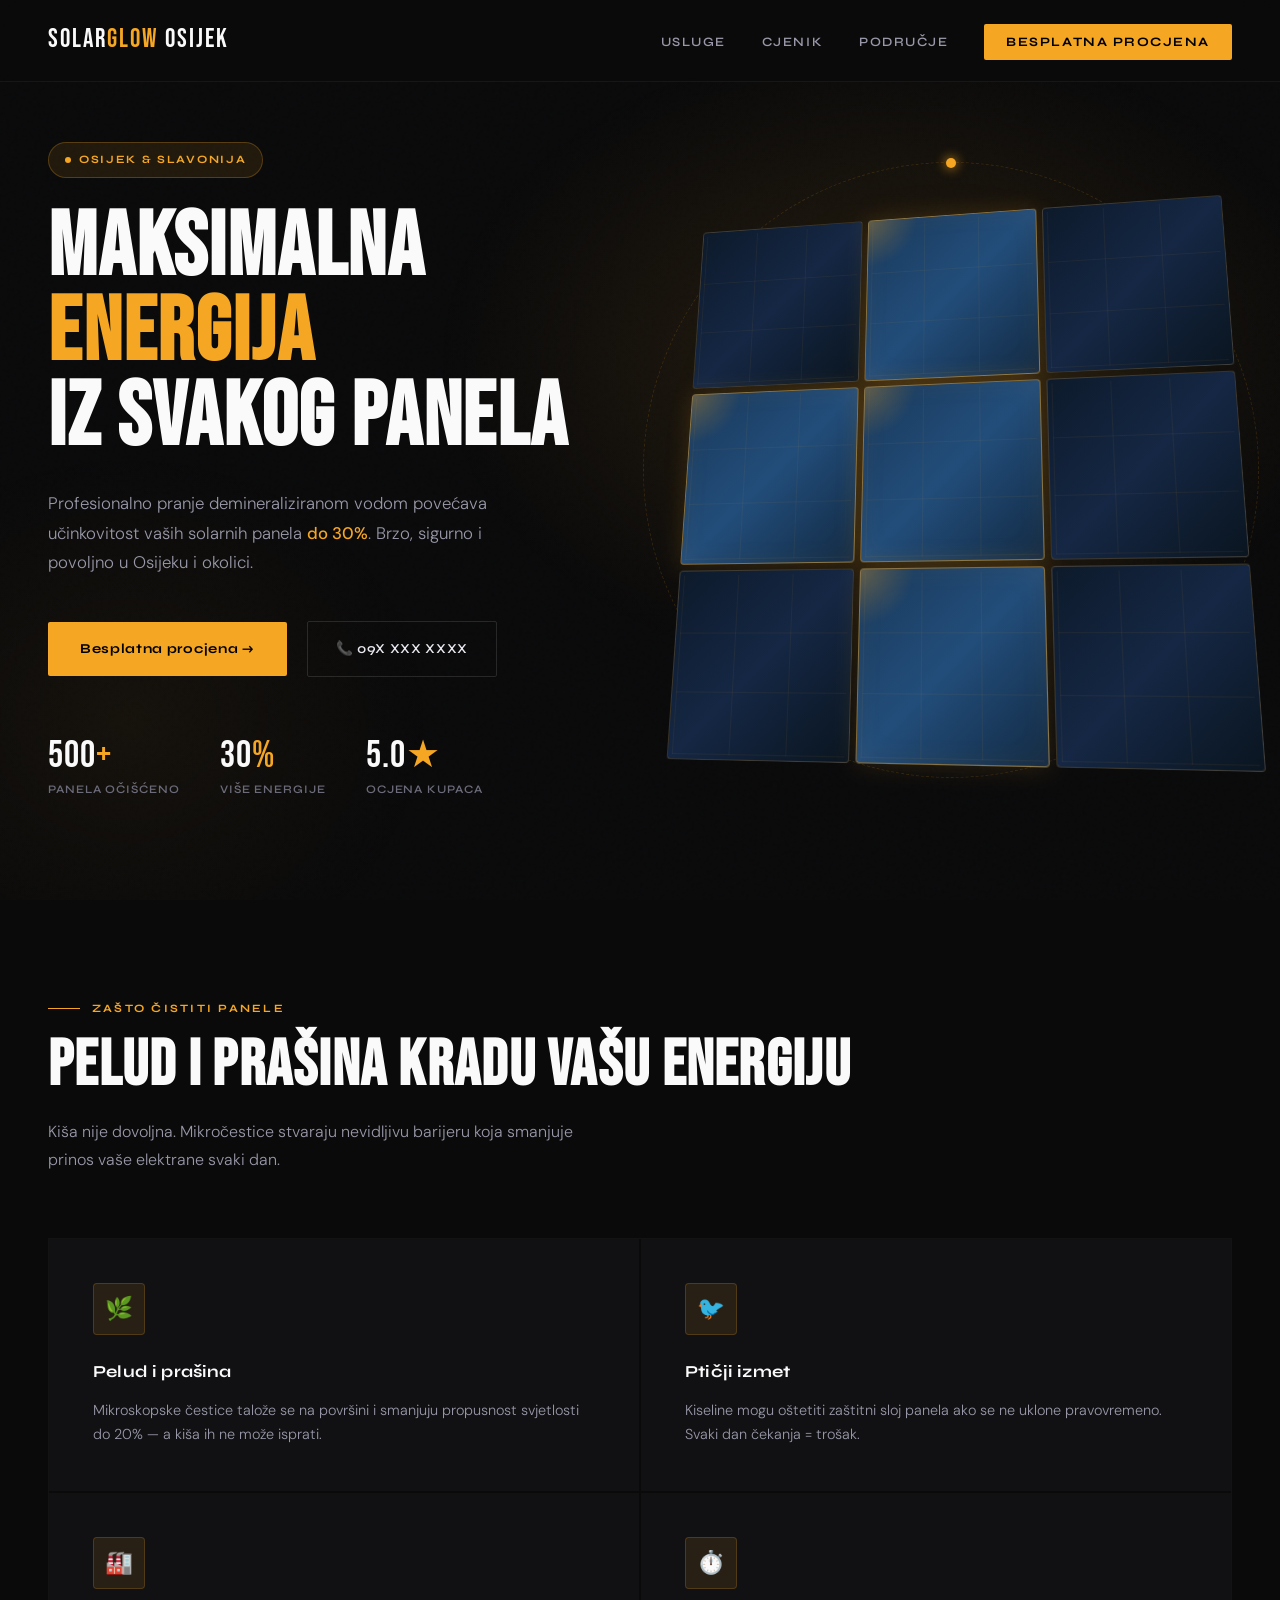
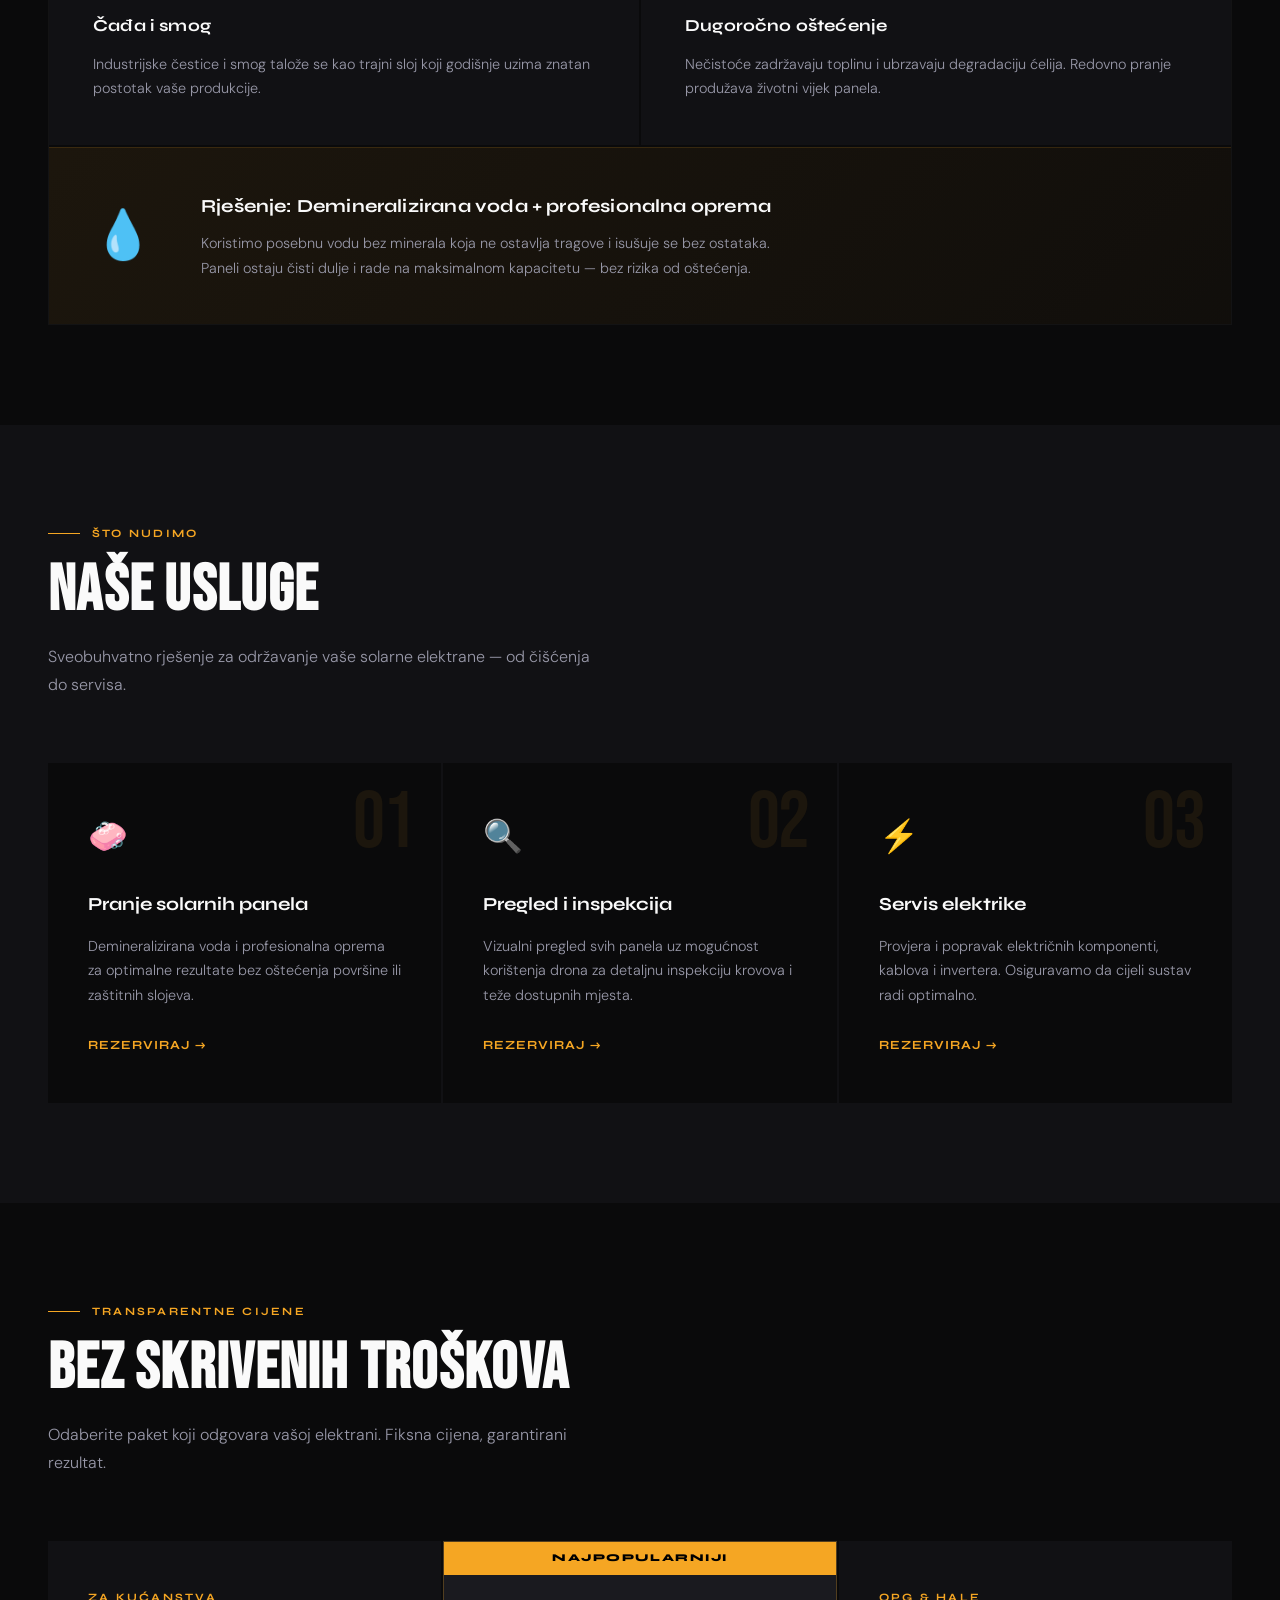
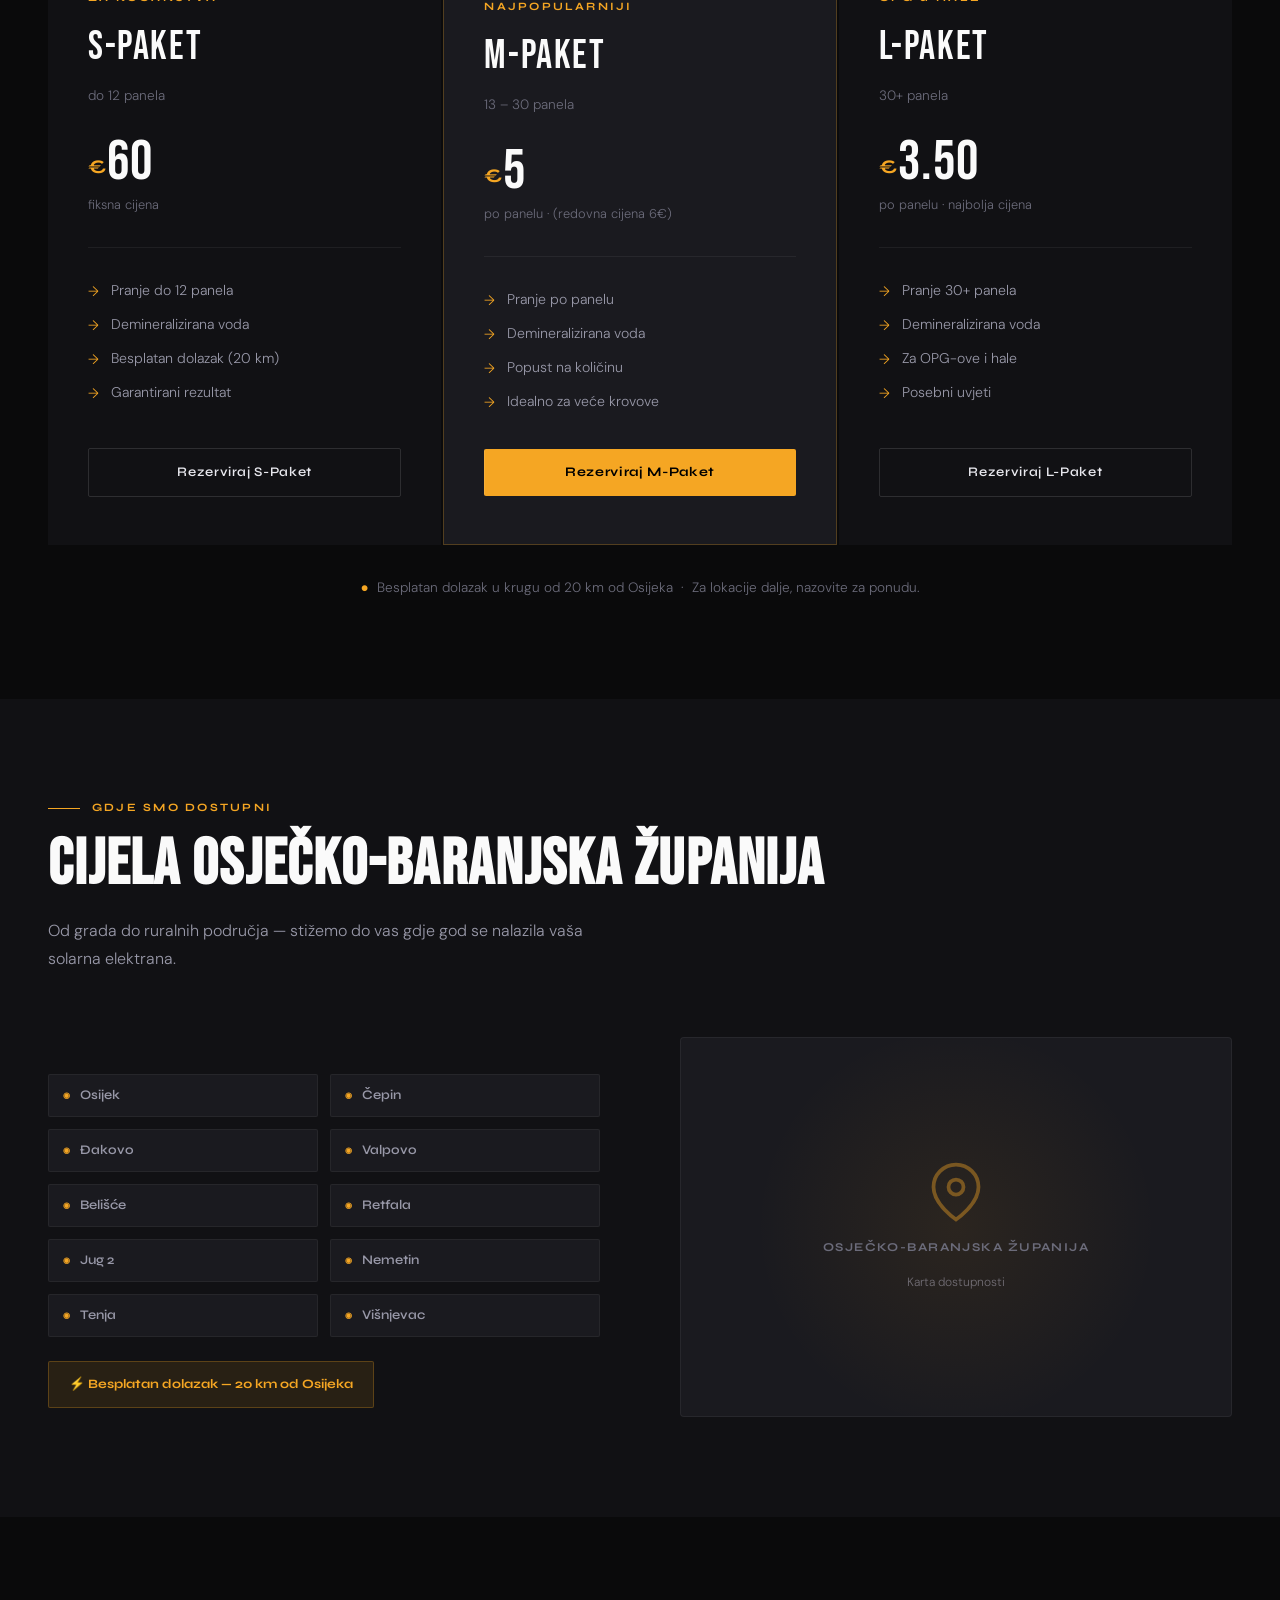
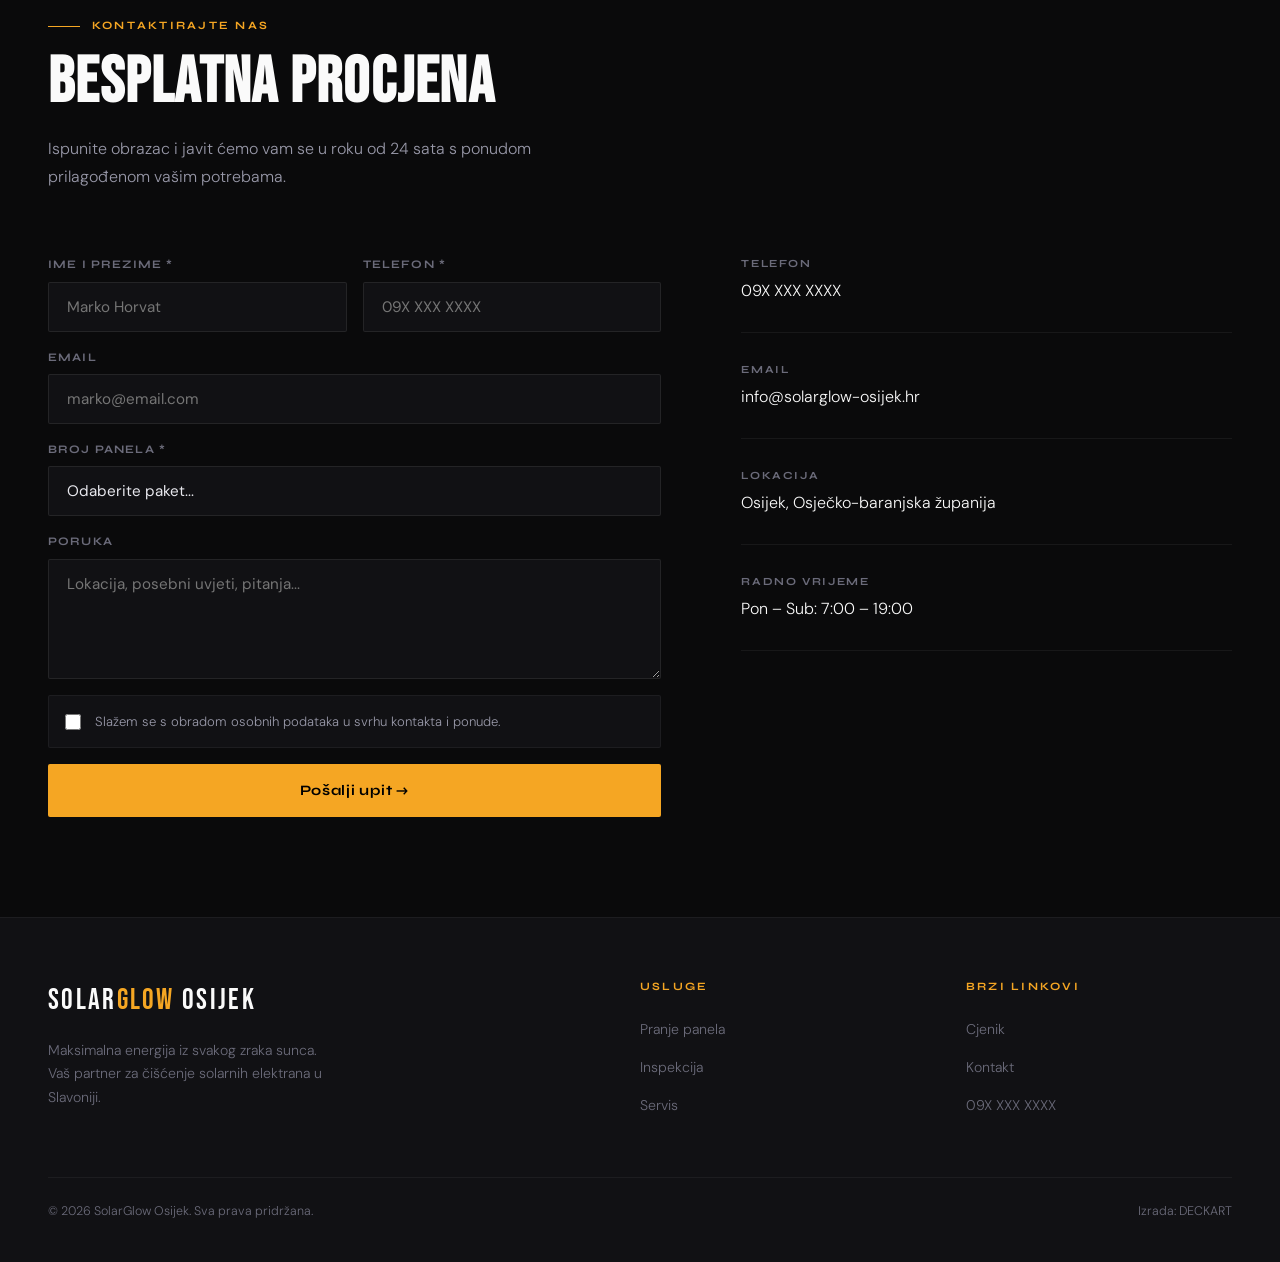
<file: solarglow-redesign.html>
<!DOCTYPE html>
<html lang="hr">
<head>
<meta charset="UTF-8">
<meta name="viewport" content="width=device-width, initial-scale=1.0">
<title>SolarGlow Osijek | Profesionalno pranje solarnih panela</title>
<link rel="preconnect" href="https://fonts.googleapis.com">
<link href="https://fonts.googleapis.com/css2?family=Bebas+Neue&family=Syne:wght@400;600;700;800&family=DM+Sans:ital,wght@0,300;0,400;0,500;1,300&display=swap" rel="stylesheet">
<style>
  :root {
    --sun: #F5A623;
    --sun-bright: #FFD166;
    --sun-dim: #C47D0E;
    --dark: #0A0A0B;
    --dark-2: #111114;
    --dark-3: #1A1A1F;
    --dark-4: #242429;
    --muted: #6B6B7A;
    --text: #E8E8EE;
    --text-dim: #9898A8;
    --white: #FAFAFA;
  }

  *, *::before, *::after { box-sizing: border-box; margin: 0; padding: 0; }

  html { scroll-behavior: smooth; }

  body {
    background: var(--dark);
    color: var(--text);
    font-family: 'DM Sans', sans-serif;
    font-weight: 300;
    line-height: 1.6;
    overflow-x: hidden;
  }

  /* ── NOISE OVERLAY ── */
  body::before {
    content: '';
    position: fixed;
    inset: 0;
    background-image: url("data:image/svg+xml,%3Csvg viewBox='0 0 256 256' xmlns='http://www.w3.org/2000/svg'%3E%3Cfilter id='noise'%3E%3CfeTurbulence type='fractalNoise' baseFrequency='0.9' numOctaves='4' stitchTiles='stitch'/%3E%3C/filter%3E%3Crect width='100%25' height='100%25' filter='url(%23noise)' opacity='0.04'/%3E%3C/svg%3E");
    pointer-events: none;
    z-index: 0;
    opacity: 0.4;
  }

  /* ── NAV ── */
  nav {
    position: fixed;
    top: 0; left: 0; right: 0;
    z-index: 100;
    display: flex;
    align-items: center;
    justify-content: space-between;
    padding: 20px 48px;
    backdrop-filter: blur(20px);
    -webkit-backdrop-filter: blur(20px);
    background: rgba(10,10,11,0.7);
    border-bottom: 1px solid rgba(245,166,35,0.08);
    transition: padding 0.3s;
  }

  .nav-logo {
    font-family: 'Bebas Neue', sans-serif;
    font-size: 1.6rem;
    letter-spacing: 0.08em;
    color: var(--white);
    text-decoration: none;
  }

  .nav-logo span { color: var(--sun); }

  .nav-links {
    display: flex;
    align-items: center;
    gap: 36px;
    list-style: none;
  }

  .nav-links a {
    font-family: 'Syne', sans-serif;
    font-size: 0.8rem;
    font-weight: 600;
    letter-spacing: 0.12em;
    text-transform: uppercase;
    color: var(--text-dim);
    text-decoration: none;
    transition: color 0.2s;
  }

  .nav-links a:hover { color: var(--sun); }

  .nav-cta {
    background: var(--sun);
    color: var(--dark) !important;
    padding: 10px 22px;
    border-radius: 2px;
    font-weight: 700 !important;
    color: #000 !important;
    transition: background 0.2s, transform 0.2s !important;
  }

  .nav-cta:hover { background: var(--sun-bright) !important; transform: translateY(-1px); }

  /* ── HERO ── */
  .hero {
    min-height: 100vh;
    display: grid;
    grid-template-columns: 1fr 1fr;
    align-items: center;
    padding: 120px 48px 80px;
    position: relative;
    overflow: hidden;
    gap: 60px;
  }

  .hero-bg {
    position: absolute;
    inset: 0;
    background:
      radial-gradient(ellipse 60% 60% at 70% 40%, rgba(245,166,35,0.12) 0%, transparent 60%),
      radial-gradient(ellipse 40% 50% at 10% 80%, rgba(245,166,35,0.05) 0%, transparent 60%);
  }

  .hero-badge {
    display: inline-flex;
    align-items: center;
    gap: 8px;
    background: rgba(245,166,35,0.1);
    border: 1px solid rgba(245,166,35,0.25);
    color: var(--sun);
    font-family: 'Syne', sans-serif;
    font-size: 0.7rem;
    font-weight: 700;
    letter-spacing: 0.15em;
    text-transform: uppercase;
    padding: 8px 16px;
    border-radius: 100px;
    margin-bottom: 28px;
  }

  .hero-badge::before {
    content: '';
    width: 6px; height: 6px;
    background: var(--sun);
    border-radius: 50%;
    animation: pulse 2s infinite;
  }

  @keyframes pulse {
    0%, 100% { opacity: 1; transform: scale(1); }
    50% { opacity: 0.5; transform: scale(1.3); }
  }

  .hero-content { position: relative; z-index: 1; }

  .hero-title {
    font-family: 'Bebas Neue', sans-serif;
    font-size: clamp(4rem, 7vw, 7rem);
    line-height: 0.95;
    letter-spacing: 0.02em;
    color: var(--white);
    margin-bottom: 28px;
  }

  .hero-title .accent { color: var(--sun); }

  .hero-sub {
    font-size: 1.05rem;
    color: var(--text-dim);
    max-width: 440px;
    margin-bottom: 44px;
    line-height: 1.75;
  }

  .hero-sub strong { color: var(--sun); font-weight: 500; }

  .hero-actions {
    display: flex;
    align-items: center;
    gap: 20px;
    flex-wrap: wrap;
    margin-bottom: 60px;
  }

  .btn-primary {
    display: inline-flex;
    align-items: center;
    gap: 10px;
    background: var(--sun);
    color: #000;
    font-family: 'Syne', sans-serif;
    font-size: 0.85rem;
    font-weight: 700;
    letter-spacing: 0.05em;
    text-decoration: none;
    padding: 16px 32px;
    border-radius: 2px;
    transition: all 0.25s;
    position: relative;
    overflow: hidden;
  }

  .btn-primary::after {
    content: '';
    position: absolute;
    inset: 0;
    background: rgba(255,255,255,0.15);
    transform: translateX(-100%);
    transition: transform 0.3s;
  }

  .btn-primary:hover::after { transform: translateX(0); }
  .btn-primary:hover { transform: translateY(-2px); box-shadow: 0 12px 32px rgba(245,166,35,0.35); }

  .btn-ghost {
    display: inline-flex;
    align-items: center;
    gap: 10px;
    background: transparent;
    color: var(--text);
    font-family: 'Syne', sans-serif;
    font-size: 0.85rem;
    font-weight: 600;
    letter-spacing: 0.05em;
    text-decoration: none;
    padding: 16px 28px;
    border: 1px solid rgba(255,255,255,0.12);
    border-radius: 2px;
    transition: all 0.25s;
  }

  .btn-ghost:hover { border-color: var(--sun); color: var(--sun); }

  .hero-stats {
    display: flex;
    gap: 40px;
  }

  .stat {
    display: flex;
    flex-direction: column;
  }

  .stat-num {
    font-family: 'Bebas Neue', sans-serif;
    font-size: 2.4rem;
    color: var(--white);
    letter-spacing: 0.03em;
    line-height: 1;
  }

  .stat-num span { color: var(--sun); }

  .stat-label {
    font-size: 0.72rem;
    color: var(--muted);
    letter-spacing: 0.08em;
    text-transform: uppercase;
    font-family: 'Syne', sans-serif;
    font-weight: 600;
    margin-top: 4px;
  }

  /* ── HERO VISUAL ── */
  .hero-visual {
    position: relative;
    z-index: 1;
    display: flex;
    align-items: center;
    justify-content: center;
  }

  .solar-illustration {
    width: 100%;
    max-width: 560px;
    aspect-ratio: 1;
    position: relative;
  }

  .solar-grid {
    display: grid;
    grid-template-columns: repeat(3, 1fr);
    grid-template-rows: repeat(3, 1fr);
    gap: 6px;
    width: 100%;
    height: 100%;
    transform: perspective(800px) rotateX(12deg) rotateY(-8deg);
    transform-style: preserve-3d;
    animation: float 6s ease-in-out infinite;
  }

  @keyframes float {
    0%, 100% { transform: perspective(800px) rotateX(12deg) rotateY(-8deg) translateY(0); }
    50% { transform: perspective(800px) rotateX(12deg) rotateY(-8deg) translateY(-12px); }
  }

  .solar-panel {
    background: linear-gradient(135deg, #0d1a2b 0%, #152744 50%, #0a1520 100%);
    border: 1px solid rgba(245,166,35,0.2);
    border-radius: 4px;
    position: relative;
    overflow: hidden;
  }

  .solar-panel::before {
    content: '';
    position: absolute;
    inset: 4px;
    background:
      repeating-linear-gradient(0deg, rgba(245,166,35,0.06) 0, rgba(245,166,35,0.06) 1px, transparent 1px, transparent 33.33%),
      repeating-linear-gradient(90deg, rgba(245,166,35,0.06) 0, rgba(245,166,35,0.06) 1px, transparent 1px, transparent 33.33%);
  }

  .solar-panel.bright {
    background: linear-gradient(135deg, #1a3a5c 0%, #224d7a 50%, #132b45 100%);
    border-color: rgba(245,166,35,0.5);
    box-shadow: 0 0 24px rgba(245,166,35,0.15), inset 0 0 30px rgba(245,166,35,0.05);
  }

  .solar-panel.bright::after {
    content: '';
    position: absolute;
    top: -30%; left: -30%;
    width: 60%; height: 60%;
    background: radial-gradient(circle, rgba(245,166,35,0.3) 0%, transparent 70%);
    animation: shimmer 3s ease-in-out infinite;
  }

  @keyframes shimmer {
    0%, 100% { opacity: 0.4; transform: translate(0, 0); }
    50% { opacity: 1; transform: translate(20%, 20%); }
  }

  /* glow ring */
  .solar-illustration::before {
    content: '';
    position: absolute;
    inset: -40px;
    background: radial-gradient(circle at center, rgba(245,166,35,0.08) 0%, transparent 65%);
    border-radius: 50%;
    animation: glow-pulse 4s ease-in-out infinite;
  }

  @keyframes glow-pulse {
    0%, 100% { opacity: 0.5; transform: scale(0.95); }
    50% { opacity: 1; transform: scale(1.05); }
  }

  /* orbit dots */
  .orbit {
    position: absolute;
    top: 50%; left: 50%;
    width: 110%; height: 110%;
    transform: translate(-50%, -50%);
    border: 1px dashed rgba(245,166,35,0.15);
    border-radius: 50%;
    animation: spin 20s linear infinite;
  }

  .orbit::before {
    content: '';
    position: absolute;
    top: -5px; left: 50%;
    width: 10px; height: 10px;
    background: var(--sun);
    border-radius: 50%;
    box-shadow: 0 0 12px var(--sun);
    transform: translateX(-50%);
  }

  @keyframes spin { to { transform: translate(-50%, -50%) rotate(360deg); } }

  /* ── DIVIDER ── */
  .divider {
    display: flex;
    align-items: center;
    gap: 24px;
    padding: 0 48px;
    margin: 0 0 80px;
  }

  .divider-line { flex: 1; height: 1px; background: rgba(255,255,255,0.06); }
  .divider-text {
    font-family: 'Syne', sans-serif;
    font-size: 0.7rem;
    font-weight: 700;
    letter-spacing: 0.2em;
    text-transform: uppercase;
    color: var(--muted);
  }

  /* ── SECTION ── */
  section { padding: 100px 48px; position: relative; }

  .section-tag {
    font-family: 'Syne', sans-serif;
    font-size: 0.7rem;
    font-weight: 700;
    letter-spacing: 0.2em;
    text-transform: uppercase;
    color: var(--sun);
    margin-bottom: 16px;
    display: flex;
    align-items: center;
    gap: 12px;
  }

  .section-tag::before {
    content: '';
    width: 32px; height: 1px;
    background: var(--sun);
  }

  .section-title {
    font-family: 'Bebas Neue', sans-serif;
    font-size: clamp(2.8rem, 5vw, 4.5rem);
    color: var(--white);
    letter-spacing: 0.02em;
    line-height: 1;
    margin-bottom: 20px;
  }

  .section-sub {
    color: var(--text-dim);
    max-width: 560px;
    font-size: 1rem;
    line-height: 1.75;
  }

  /* ── WHY SECTION ── */
  .why-grid {
    display: grid;
    grid-template-columns: 1fr 1fr;
    gap: 2px;
    margin-top: 64px;
    border: 1px solid rgba(255,255,255,0.04);
  }

  .why-card {
    background: var(--dark-2);
    padding: 44px;
    position: relative;
    overflow: hidden;
    transition: background 0.3s;
  }

  .why-card:hover { background: var(--dark-3); }

  .why-card::before {
    content: '';
    position: absolute;
    top: 0; left: 0;
    width: 2px; height: 0;
    background: var(--sun);
    transition: height 0.4s;
  }

  .why-card:hover::before { height: 100%; }

  .why-icon {
    width: 52px; height: 52px;
    background: rgba(245,166,35,0.1);
    border: 1px solid rgba(245,166,35,0.2);
    border-radius: 4px;
    display: flex;
    align-items: center;
    justify-content: center;
    font-size: 1.4rem;
    margin-bottom: 24px;
  }

  .why-card h3 {
    font-family: 'Syne', sans-serif;
    font-weight: 700;
    font-size: 1.05rem;
    color: var(--white);
    margin-bottom: 12px;
    letter-spacing: 0.01em;
  }

  .why-card p {
    color: var(--text-dim);
    font-size: 0.9rem;
    line-height: 1.7;
  }

  .why-solution {
    grid-column: 1 / -1;
    background: linear-gradient(135deg, rgba(245,166,35,0.08) 0%, rgba(245,166,35,0.03) 100%);
    border-top: 1px solid rgba(245,166,35,0.15);
    display: flex;
    align-items: center;
    gap: 48px;
  }

  .why-solution-icon {
    font-size: 3rem;
    flex-shrink: 0;
  }

  .why-solution h3 {
    font-family: 'Syne', sans-serif;
    font-weight: 700;
    font-size: 1.15rem;
    color: var(--white);
    margin-bottom: 10px;
  }

  .why-solution p {
    color: var(--text-dim);
    font-size: 0.9rem;
    line-height: 1.7;
    max-width: 600px;
  }

  /* ── SERVICES ── */
  .services-bg { background: var(--dark-2); }

  .services-grid {
    display: grid;
    grid-template-columns: repeat(3, 1fr);
    gap: 2px;
    margin-top: 64px;
  }

  .service-card {
    background: var(--dark);
    padding: 48px 40px;
    display: flex;
    flex-direction: column;
    position: relative;
    overflow: hidden;
    transition: background 0.3s;
  }

  .service-card:hover { background: var(--dark-3); }

  .service-num {
    font-family: 'Bebas Neue', sans-serif;
    font-size: 5rem;
    line-height: 1;
    color: rgba(245,166,35,0.08);
    position: absolute;
    top: 20px; right: 28px;
    letter-spacing: -0.02em;
    transition: color 0.3s;
  }

  .service-card:hover .service-num { color: rgba(245,166,35,0.15); }

  .service-icon {
    font-size: 2rem;
    margin-bottom: 28px;
  }

  .service-card h3 {
    font-family: 'Syne', sans-serif;
    font-weight: 700;
    font-size: 1.15rem;
    color: var(--white);
    margin-bottom: 14px;
  }

  .service-card p {
    color: var(--text-dim);
    font-size: 0.9rem;
    line-height: 1.7;
    flex: 1;
  }

  .service-link {
    display: inline-flex;
    align-items: center;
    gap: 8px;
    color: var(--sun);
    font-family: 'Syne', sans-serif;
    font-size: 0.78rem;
    font-weight: 700;
    letter-spacing: 0.08em;
    text-transform: uppercase;
    text-decoration: none;
    margin-top: 28px;
    transition: gap 0.2s;
  }

  .service-link:hover { gap: 14px; }

  /* ── PRICING ── */
  .pricing-grid {
    display: grid;
    grid-template-columns: repeat(3, 1fr);
    gap: 2px;
    margin-top: 64px;
  }

  .price-card {
    background: var(--dark-2);
    padding: 48px 40px;
    position: relative;
    overflow: hidden;
    display: flex;
    flex-direction: column;
    transition: transform 0.3s;
  }

  .price-card.featured {
    background: var(--dark-3);
    border: 1px solid rgba(245,166,35,0.25);
    transform: translateY(-8px);
  }

  .price-card.featured::before {
    content: 'NAJPOPULARNIJI';
    position: absolute;
    top: 0; left: 0; right: 0;
    background: var(--sun);
    color: #000;
    font-family: 'Syne', sans-serif;
    font-size: 0.65rem;
    font-weight: 800;
    letter-spacing: 0.15em;
    text-align: center;
    padding: 8px;
  }

  .price-card.featured { padding-top: 56px; }

  .price-tier {
    font-family: 'Syne', sans-serif;
    font-size: 0.7rem;
    font-weight: 700;
    letter-spacing: 0.2em;
    text-transform: uppercase;
    color: var(--sun);
    margin-bottom: 8px;
  }

  .price-name {
    font-family: 'Bebas Neue', sans-serif;
    font-size: 2.5rem;
    color: var(--white);
    letter-spacing: 0.04em;
    margin-bottom: 6px;
  }

  .price-range {
    font-size: 0.85rem;
    color: var(--muted);
    margin-bottom: 28px;
  }

  .price-amount {
    margin-bottom: 32px;
    padding-bottom: 32px;
    border-bottom: 1px solid rgba(255,255,255,0.06);
  }

  .price-amount .amount {
    font-family: 'Bebas Neue', sans-serif;
    font-size: 3.5rem;
    color: var(--white);
    letter-spacing: 0.02em;
    line-height: 1;
  }

  .price-amount .currency {
    font-family: 'Syne', sans-serif;
    font-size: 1.2rem;
    color: var(--sun);
    vertical-align: super;
    font-weight: 700;
  }

  .price-amount .unit {
    font-size: 0.8rem;
    color: var(--muted);
    display: block;
    margin-top: 4px;
  }

  .price-features {
    list-style: none;
    flex: 1;
    display: flex;
    flex-direction: column;
    gap: 12px;
    margin-bottom: 36px;
  }

  .price-features li {
    font-size: 0.88rem;
    color: var(--text-dim);
    display: flex;
    align-items: flex-start;
    gap: 12px;
    line-height: 1.5;
  }

  .price-features li::before {
    content: '→';
    color: var(--sun);
    flex-shrink: 0;
    margin-top: 1px;
  }

  /* ── AREA ── */
  .area-section {
    background: var(--dark-2);
  }

  .area-content {
    display: grid;
    grid-template-columns: 1fr 1fr;
    gap: 80px;
    align-items: center;
    margin-top: 64px;
  }

  .area-map-placeholder {
    background: var(--dark-3);
    border: 1px solid rgba(255,255,255,0.06);
    border-radius: 4px;
    height: 380px;
    display: flex;
    align-items: center;
    justify-content: center;
    flex-direction: column;
    gap: 16px;
    position: relative;
    overflow: hidden;
  }

  .area-map-placeholder::before {
    content: '';
    position: absolute;
    inset: 0;
    background: radial-gradient(circle at center, rgba(245,166,35,0.08) 0%, transparent 60%);
  }

  .map-label {
    font-family: 'Syne', sans-serif;
    font-size: 0.75rem;
    font-weight: 700;
    letter-spacing: 0.12em;
    text-transform: uppercase;
    color: var(--muted);
    position: relative;
  }

  .area-cities {
    display: grid;
    grid-template-columns: 1fr 1fr;
    gap: 12px;
    margin-top: 28px;
  }

  .city-tag {
    display: flex;
    align-items: center;
    gap: 10px;
    font-family: 'Syne', sans-serif;
    font-size: 0.82rem;
    font-weight: 600;
    color: var(--text-dim);
    padding: 10px 14px;
    background: var(--dark-3);
    border: 1px solid rgba(255,255,255,0.05);
    border-radius: 2px;
    transition: all 0.2s;
  }

  .city-tag:hover { border-color: rgba(245,166,35,0.3); color: var(--sun); }

  .city-tag::before {
    content: '◉';
    color: var(--sun);
    font-size: 0.5rem;
  }

  .free-zone {
    display: inline-flex;
    align-items: center;
    gap: 10px;
    background: rgba(245,166,35,0.1);
    border: 1px solid rgba(245,166,35,0.25);
    color: var(--sun);
    font-family: 'Syne', sans-serif;
    font-size: 0.8rem;
    font-weight: 700;
    padding: 12px 20px;
    border-radius: 2px;
    margin-top: 24px;
  }

  /* ── CONTACT ── */
  .contact-grid {
    display: grid;
    grid-template-columns: 5fr 4fr;
    gap: 80px;
    align-items: start;
    margin-top: 64px;
  }

  .contact-form {
    display: flex;
    flex-direction: column;
    gap: 16px;
  }

  .form-row {
    display: grid;
    grid-template-columns: 1fr 1fr;
    gap: 16px;
  }

  .form-group {
    display: flex;
    flex-direction: column;
    gap: 8px;
  }

  .form-group label {
    font-family: 'Syne', sans-serif;
    font-size: 0.72rem;
    font-weight: 700;
    letter-spacing: 0.1em;
    text-transform: uppercase;
    color: var(--muted);
  }

  .form-group input,
  .form-group select,
  .form-group textarea {
    background: var(--dark-2);
    border: 1px solid rgba(255,255,255,0.08);
    color: var(--text);
    font-family: 'DM Sans', sans-serif;
    font-size: 0.95rem;
    padding: 14px 18px;
    border-radius: 2px;
    outline: none;
    transition: border-color 0.2s;
    -webkit-appearance: none;
  }

  .form-group select { cursor: pointer; }

  .form-group input:focus,
  .form-group select:focus,
  .form-group textarea:focus {
    border-color: var(--sun);
    background: var(--dark-3);
  }

  .form-group textarea {
    resize: vertical;
    min-height: 120px;
  }

  .form-checkbox {
    display: flex;
    align-items: flex-start;
    gap: 14px;
    padding: 16px;
    background: var(--dark-2);
    border: 1px solid rgba(255,255,255,0.05);
    border-radius: 2px;
    cursor: pointer;
  }

  .form-checkbox input { width: 16px; height: 16px; accent-color: var(--sun); flex-shrink: 0; margin-top: 2px; cursor: pointer; }
  .form-checkbox span { font-size: 0.82rem; color: var(--text-dim); line-height: 1.5; }

  .contact-info {
    display: flex;
    flex-direction: column;
    gap: 0;
    position: sticky;
    top: 100px;
  }

  .info-card {
    padding: 28px 0;
    border-bottom: 1px solid rgba(255,255,255,0.06);
    display: flex;
    flex-direction: column;
    gap: 6px;
  }

  .info-card:first-child { padding-top: 0; }

  .info-label {
    font-family: 'Syne', sans-serif;
    font-size: 0.68rem;
    font-weight: 700;
    letter-spacing: 0.15em;
    text-transform: uppercase;
    color: var(--muted);
  }

  .info-value {
    font-size: 1rem;
    color: var(--white);
    text-decoration: none;
    transition: color 0.2s;
  }

  .info-value:hover { color: var(--sun); }

  /* ── FOOTER ── */
  footer {
    background: var(--dark-2);
    border-top: 1px solid rgba(255,255,255,0.05);
    padding: 60px 48px 40px;
    display: grid;
    grid-template-columns: 2fr 1fr 1fr;
    gap: 60px;
  }

  .footer-logo {
    font-family: 'Bebas Neue', sans-serif;
    font-size: 1.8rem;
    letter-spacing: 0.08em;
    color: var(--white);
    margin-bottom: 14px;
    display: block;
  }

  .footer-logo span { color: var(--sun); }

  .footer-desc {
    font-size: 0.88rem;
    color: var(--muted);
    line-height: 1.7;
    max-width: 280px;
  }

  .footer-col h4 {
    font-family: 'Syne', sans-serif;
    font-size: 0.7rem;
    font-weight: 700;
    letter-spacing: 0.2em;
    text-transform: uppercase;
    color: var(--sun);
    margin-bottom: 20px;
  }

  .footer-col ul { list-style: none; display: flex; flex-direction: column; gap: 12px; }
  .footer-col ul a {
    font-size: 0.88rem;
    color: var(--muted);
    text-decoration: none;
    transition: color 0.2s;
  }
  .footer-col ul a:hover { color: var(--text); }

  .footer-bottom {
    grid-column: 1 / -1;
    border-top: 1px solid rgba(255,255,255,0.05);
    padding-top: 24px;
    display: flex;
    justify-content: space-between;
    align-items: center;
  }

  .footer-bottom p {
    font-size: 0.78rem;
    color: var(--muted);
  }

  /* ── ANIMATIONS ── */
  .fade-up {
    opacity: 0;
    transform: translateY(30px);
    transition: opacity 0.7s ease, transform 0.7s ease;
  }

  .fade-up.visible {
    opacity: 1;
    transform: translateY(0);
  }

  /* ── MOBILE ── */
  @media (max-width: 900px) {
    nav { padding: 16px 24px; }
    .nav-links { display: none; }
    .hero { grid-template-columns: 1fr; padding: 100px 24px 60px; gap: 40px; }
    .hero-visual { display: none; }
    section { padding: 70px 24px; }
    .why-grid { grid-template-columns: 1fr; }
    .why-solution { flex-direction: column; gap: 20px; }
    .services-grid { grid-template-columns: 1fr; }
    .pricing-grid { grid-template-columns: 1fr; }
    .price-card.featured { transform: none; }
    .area-content { grid-template-columns: 1fr; gap: 40px; }
    .contact-grid { grid-template-columns: 1fr; gap: 48px; }
    .form-row { grid-template-columns: 1fr; }
    footer { grid-template-columns: 1fr; gap: 40px; padding: 48px 24px 32px; }
    .divider { padding: 0 24px; }
  }
</style>
</head>
<body>

<!-- ── NAV ── -->
<nav>
  <a href="#" class="nav-logo">Solar<span>Glow</span> Osijek</a>
  <ul class="nav-links">
    <li><a href="#usluge">Usluge</a></li>
    <li><a href="#cjenik">Cjenik</a></li>
    <li><a href="#podrucje">Područje</a></li>
    <li><a href="#kontakt" class="nav-cta">Besplatna procjena</a></li>
  </ul>
</nav>

<!-- ── HERO ── -->
<section class="hero">
  <div class="hero-bg"></div>

  <div class="hero-content fade-up">
    <div class="hero-badge">Osijek & Slavonija</div>
    <h1 class="hero-title">
      Maksimalna<br>
      <span class="accent">energija</span><br>
      iz svakog panela
    </h1>
    <p class="hero-sub">
      Profesionalno pranje demineraliziranom vodom povećava učinkovitost vaših solarnih panela <strong>do 30%</strong>. Brzo, sigurno i povoljno u Osijeku i okolici.
    </p>
    <div class="hero-actions">
      <a href="#kontakt" class="btn-primary">Besplatna procjena →</a>
      <a href="tel:+38509XXXXXXX" class="btn-ghost">📞 09X XXX XXXX</a>
    </div>
    <div class="hero-stats">
      <div class="stat">
        <div class="stat-num">500<span>+</span></div>
        <div class="stat-label">Panela očišćeno</div>
      </div>
      <div class="stat">
        <div class="stat-num">30<span>%</span></div>
        <div class="stat-label">Više energije</div>
      </div>
      <div class="stat">
        <div class="stat-num">5.0<span>★</span></div>
        <div class="stat-label">Ocjena kupaca</div>
      </div>
    </div>
  </div>

  <div class="hero-visual fade-up">
    <div class="solar-illustration">
      <div class="orbit"></div>
      <div class="solar-grid">
        <div class="solar-panel"></div>
        <div class="solar-panel bright"></div>
        <div class="solar-panel"></div>
        <div class="solar-panel bright"></div>
        <div class="solar-panel bright"></div>
        <div class="solar-panel"></div>
        <div class="solar-panel"></div>
        <div class="solar-panel bright"></div>
        <div class="solar-panel"></div>
      </div>
    </div>
  </div>
</section>

<!-- ── WHY ── -->
<section id="zasto">
  <div class="section-tag">Zašto čistiti panele</div>
  <h2 class="section-title">Pelud i prašina kradu vašu energiju</h2>
  <p class="section-sub">Kiša nije dovoljna. Mikročestice stvaraju nevidljivu barijeru koja smanjuje prinos vaše elektrane svaki dan.</p>

  <div class="why-grid fade-up">
    <div class="why-card">
      <div class="why-icon">🌿</div>
      <h3>Pelud i prašina</h3>
      <p>Mikroskopske čestice talože se na površini i smanjuju propusnost svjetlosti do 20% — a kiša ih ne može isprati.</p>
    </div>
    <div class="why-card">
      <div class="why-icon">🐦</div>
      <h3>Ptičji izmet</h3>
      <p>Kiseline mogu oštetiti zaštitni sloj panela ako se ne uklone pravovremeno. Svaki dan čekanja = trošak.</p>
    </div>
    <div class="why-card">
      <div class="why-icon">🏭</div>
      <h3>Čađa i smog</h3>
      <p>Industrijske čestice i smog talože se kao trajni sloj koji godišnje uzima znatan postotak vaše produkcije.</p>
    </div>
    <div class="why-card">
      <div class="why-icon">⏱️</div>
      <h3>Dugoročno oštećenje</h3>
      <p>Nečistoće zadržavaju toplinu i ubrzavaju degradaciju ćelija. Redovno pranje produžava životni vijek panela.</p>
    </div>
    <div class="why-card why-solution">
      <div class="why-solution-icon">💧</div>
      <div>
        <h3>Rješenje: Demineralizirana voda + profesionalna oprema</h3>
        <p>Koristimo posebnu vodu bez minerala koja ne ostavlja tragove i isušuje se bez ostataka. Paneli ostaju čisti dulje i rade na maksimalnom kapacitetu — bez rizika od oštećenja.</p>
      </div>
    </div>
  </div>
</section>

<!-- ── SERVICES ── -->
<section id="usluge" class="services-bg">
  <div class="section-tag">Što nudimo</div>
  <h2 class="section-title">Naše usluge</h2>
  <p class="section-sub">Sveobuhvatno rješenje za održavanje vaše solarne elektrane — od čišćenja do servisa.</p>

  <div class="services-grid fade-up">
    <div class="service-card">
      <div class="service-num">01</div>
      <div class="service-icon">🧼</div>
      <h3>Pranje solarnih panela</h3>
      <p>Demineralizirana voda i profesionalna oprema za optimalne rezultate bez oštećenja površine ili zaštitnih slojeva.</p>
      <a href="#kontakt" class="service-link">Rezerviraj →</a>
    </div>
    <div class="service-card">
      <div class="service-num">02</div>
      <div class="service-icon">🔍</div>
      <h3>Pregled i inspekcija</h3>
      <p>Vizualni pregled svih panela uz mogućnost korištenja drona za detaljnu inspekciju krovova i teže dostupnih mjesta.</p>
      <a href="#kontakt" class="service-link">Rezerviraj →</a>
    </div>
    <div class="service-card">
      <div class="service-num">03</div>
      <div class="service-icon">⚡</div>
      <h3>Servis elektrike</h3>
      <p>Provjera i popravak električnih komponenti, kablova i invertera. Osiguravamo da cijeli sustav radi optimalno.</p>
      <a href="#kontakt" class="service-link">Rezerviraj →</a>
    </div>
  </div>
</section>

<!-- ── PRICING ── -->
<section id="cjenik">
  <div class="section-tag">Transparentne cijene</div>
  <h2 class="section-title">Bez skrivenih troškova</h2>
  <p class="section-sub">Odaberite paket koji odgovara vašoj elektrani. Fiksna cijena, garantirani rezultat.</p>

  <div class="pricing-grid fade-up">
    <div class="price-card">
      <div class="price-tier">Za kućanstva</div>
      <div class="price-name">S-Paket</div>
      <div class="price-range">do 12 panela</div>
      <div class="price-amount">
        <div><span class="currency">€</span><span class="amount">60</span></div>
        <span class="unit">fiksna cijena</span>
      </div>
      <ul class="price-features">
        <li>Pranje do 12 panela</li>
        <li>Demineralizirana voda</li>
        <li>Besplatan dolazak (20 km)</li>
        <li>Garantirani rezultat</li>
      </ul>
      <a href="#kontakt" class="btn-ghost" style="text-align:center; justify-content:center; font-size:0.82rem; padding:13px;">Rezerviraj S-Paket</a>
    </div>

    <div class="price-card featured">
      <div class="price-tier">Najpopularniji</div>
      <div class="price-name">M-Paket</div>
      <div class="price-range">13 – 30 panela</div>
      <div class="price-amount">
        <div><span class="currency">€</span><span class="amount">5</span></div>
        <span class="unit">po panelu · (redovna cijena 6€)</span>
      </div>
      <ul class="price-features">
        <li>Pranje po panelu</li>
        <li>Demineralizirana voda</li>
        <li>Popust na količinu</li>
        <li>Idealno za veće krovove</li>
      </ul>
      <a href="#kontakt" class="btn-primary" style="text-align:center; justify-content:center; font-size:0.82rem; padding:13px;">Rezerviraj M-Paket</a>
    </div>

    <div class="price-card">
      <div class="price-tier">OPG & Hale</div>
      <div class="price-name">L-Paket</div>
      <div class="price-range">30+ panela</div>
      <div class="price-amount">
        <div><span class="currency">€</span><span class="amount">3.50</span></div>
        <span class="unit">po panelu · najbolja cijena</span>
      </div>
      <ul class="price-features">
        <li>Pranje 30+ panela</li>
        <li>Demineralizirana voda</li>
        <li>Za OPG-ove i hale</li>
        <li>Posebni uvjeti</li>
      </ul>
      <a href="#kontakt" class="btn-ghost" style="text-align:center; justify-content:center; font-size:0.82rem; padding:13px;">Rezerviraj L-Paket</a>
    </div>
  </div>

  <p style="text-align:center; color:var(--muted); font-size:0.85rem; margin-top:32px;">
    <span style="color:var(--sun)">●</span> &nbsp;Besplatan dolazak u krugu od 20 km od Osijeka &nbsp;·&nbsp; Za lokacije dalje, nazovite za ponudu.
  </p>
</section>

<!-- ── AREA ── -->
<section id="podrucje" class="area-section">
  <div class="section-tag">Gdje smo dostupni</div>
  <h2 class="section-title">Cijela Osječko-baranjska županija</h2>
  <p class="section-sub">Od grada do ruralnih područja — stižemo do vas gdje god se nalazila vaša solarna elektrana.</p>

  <div class="area-content fade-up">
    <div>
      <div class="area-cities">
        <div class="city-tag">Osijek</div>
        <div class="city-tag">Čepin</div>
        <div class="city-tag">Đakovo</div>
        <div class="city-tag">Valpovo</div>
        <div class="city-tag">Belišće</div>
        <div class="city-tag">Retfala</div>
        <div class="city-tag">Jug 2</div>
        <div class="city-tag">Nemetin</div>
        <div class="city-tag">Tenja</div>
        <div class="city-tag">Višnjevac</div>
      </div>
      <div class="free-zone">
        ⚡ Besplatan dolazak — 20 km od Osijeka
      </div>
    </div>

    <div class="area-map-placeholder">
      <svg width="60" height="60" viewBox="0 0 24 24" fill="none" stroke="rgba(245,166,35,0.4)" stroke-width="1.5">
        <path d="M21 10c0 7-9 13-9 13s-9-6-9-13a9 9 0 0 1 18 0z"/>
        <circle cx="12" cy="10" r="3"/>
      </svg>
      <span class="map-label">Osječko-baranjska županija</span>
      <span style="font-size:0.75rem; color:var(--muted);">Karta dostupnosti</span>
    </div>
  </div>
</section>

<!-- ── CONTACT ── -->
<section id="kontakt">
  <div class="section-tag">Kontaktirajte nas</div>
  <h2 class="section-title">Besplatna procjena</h2>
  <p class="section-sub">Ispunite obrazac i javit ćemo vam se u roku od 24 sata s ponudom prilagođenom vašim potrebama.</p>

  <div class="contact-grid fade-up">
    <form class="contact-form" onsubmit="return false;">
      <div class="form-row">
        <div class="form-group">
          <label>Ime i prezime *</label>
          <input type="text" placeholder="Marko Horvat">
        </div>
        <div class="form-group">
          <label>Telefon *</label>
          <input type="tel" placeholder="09X XXX XXXX">
        </div>
      </div>
      <div class="form-group">
        <label>Email</label>
        <input type="email" placeholder="marko@email.com">
      </div>
      <div class="form-group">
        <label>Broj panela *</label>
        <select>
          <option value="">Odaberite paket...</option>
          <option>1–12 panela (S-Paket)</option>
          <option>13–30 panela (M-Paket)</option>
          <option>31+ panela (L-Paket)</option>
          <option>Ne znam / Trebam savjet</option>
        </select>
      </div>
      <div class="form-group">
        <label>Poruka</label>
        <textarea placeholder="Lokacija, posebni uvjeti, pitanja..."></textarea>
      </div>
      <label class="form-checkbox">
        <input type="checkbox">
        <span>Slažem se s obradom osobnih podataka u svrhu kontakta i ponude.</span>
      </label>
      <button type="submit" class="btn-primary" style="border:none; cursor:pointer; font-size:0.9rem; padding:18px 32px; width:100%; justify-content:center;">
        Pošalji upit →
      </button>
    </form>

    <div class="contact-info">
      <div class="info-card">
        <div class="info-label">Telefon</div>
        <a href="tel:+38509XXXXXXX" class="info-value">09X XXX XXXX</a>
      </div>
      <div class="info-card">
        <div class="info-label">Email</div>
        <a href="mailto:info@solarglow-osijek.hr" class="info-value">info@solarglow-osijek.hr</a>
      </div>
      <div class="info-card">
        <div class="info-label">Lokacija</div>
        <span class="info-value">Osijek, Osječko-baranjska županija</span>
      </div>
      <div class="info-card">
        <div class="info-label">Radno vrijeme</div>
        <span class="info-value">Pon – Sub: 7:00 – 19:00</span>
      </div>
    </div>
  </div>
</section>

<!-- ── FOOTER ── -->
<footer>
  <div>
    <span class="footer-logo">Solar<span>Glow</span> Osijek</span>
    <p class="footer-desc">Maksimalna energija iz svakog zraka sunca. Vaš partner za čišćenje solarnih elektrana u Slavoniji.</p>
  </div>

  <div class="footer-col">
    <h4>Usluge</h4>
    <ul>
      <li><a href="#usluge">Pranje panela</a></li>
      <li><a href="#usluge">Inspekcija</a></li>
      <li><a href="#usluge">Servis</a></li>
    </ul>
  </div>

  <div class="footer-col">
    <h4>Brzi linkovi</h4>
    <ul>
      <li><a href="#cjenik">Cjenik</a></li>
      <li><a href="#kontakt">Kontakt</a></li>
      <li><a href="tel:+38509XXXXXXX">09X XXX XXXX</a></li>
    </ul>
  </div>

  <div class="footer-bottom">
    <p>© 2026 SolarGlow Osijek. Sva prava pridržana.</p>
    <p>Izrada: DECKART</p>
  </div>
</footer>

<script>
  // Scroll reveal
  const observer = new IntersectionObserver((entries) => {
    entries.forEach(entry => {
      if (entry.isIntersecting) {
        entry.target.classList.add('visible');
        // stagger children
        const children = entry.target.querySelectorAll('.why-card, .service-card, .price-card, .city-tag');
        children.forEach((el, i) => {
          el.style.transitionDelay = `${i * 80}ms`;
          el.classList.add('visible');
        });
      }
    });
  }, { threshold: 0.1 });

  document.querySelectorAll('.fade-up').forEach(el => {
    observer.observe(el);
    el.querySelectorAll('.why-card, .service-card, .price-card, .city-tag').forEach(child => {
      child.classList.add('fade-up');
    });
  });

  // Nav shrink on scroll
  window.addEventListener('scroll', () => {
    document.querySelector('nav').style.padding =
      window.scrollY > 40 ? '14px 48px' : '20px 48px';
  });
</script>
</body>
</html>
</file>
